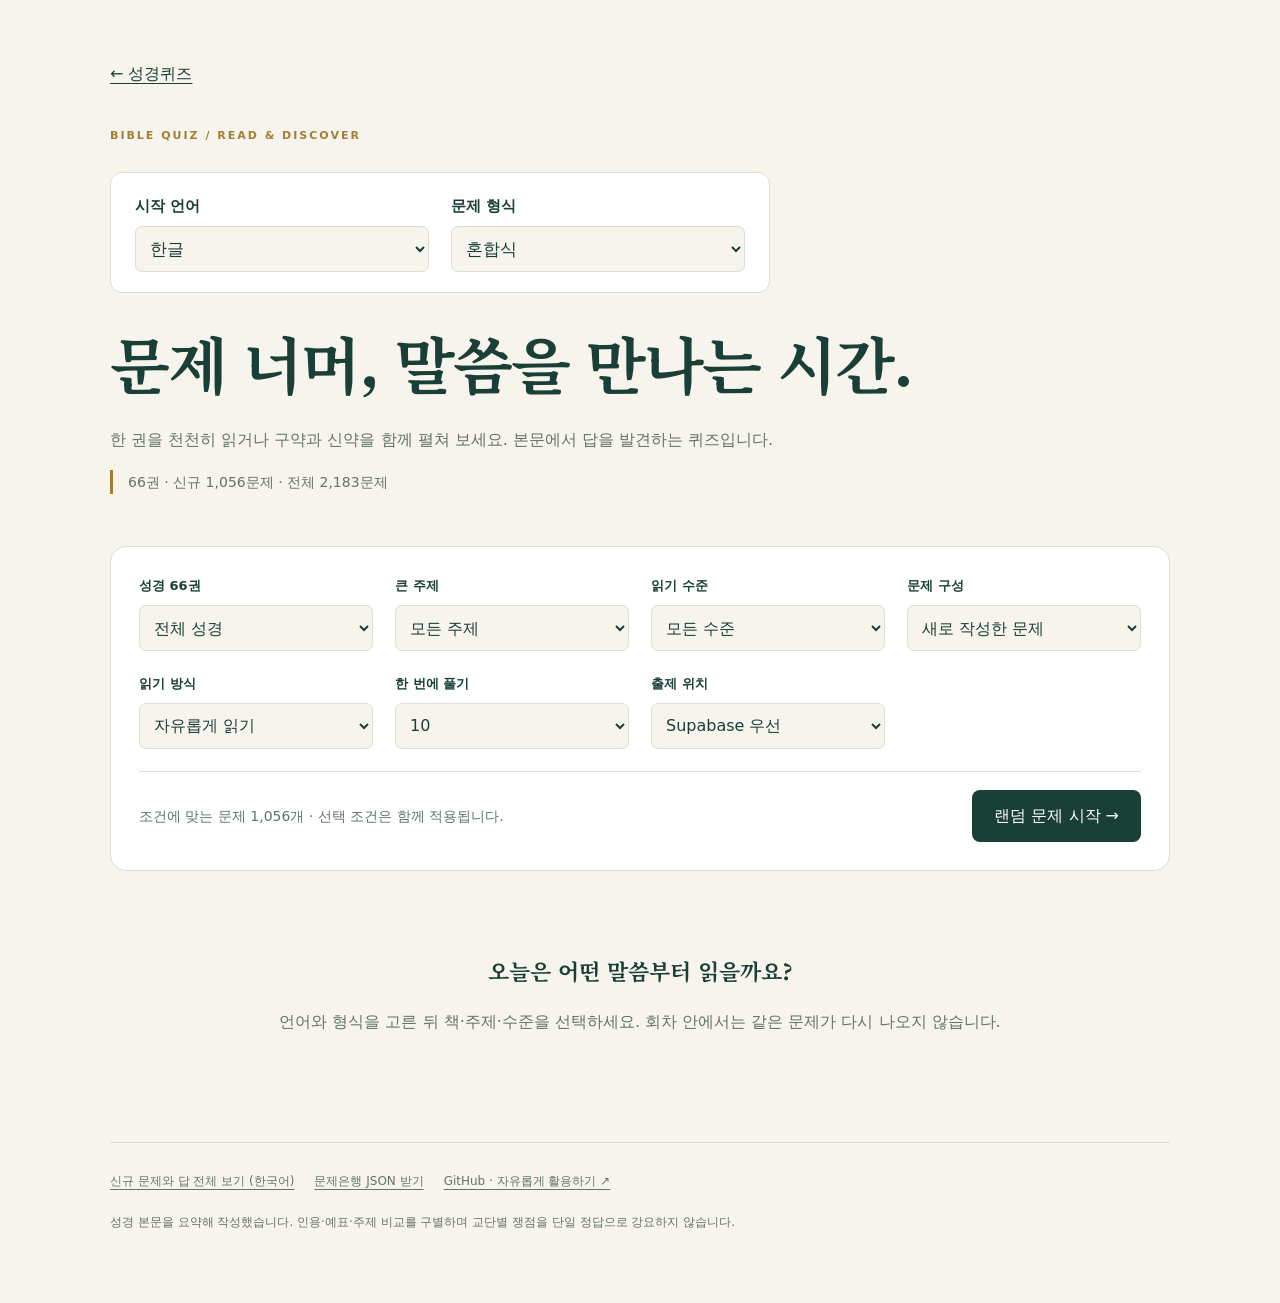
<file: reading-bank.html>
<!doctype html>
<html lang="ko"><head><meta charset="utf-8"><meta name="viewport" content="width=device-width, initial-scale=1"><title>말씀을 잇다 · 성경 읽기 문제은행</title><link rel="stylesheet" href="reading-bank.css"></head>
<body><div class="wrap"><header><a class="back" href="index.html" data-i18n="back">← 성경퀴즈</a><span class="mark">BIBLE QUIZ / READ & DISCOVER</span>
<section class="startup" aria-label="Language and question format">
<div class="field"><label for="language" data-i18n="language">시작 언어</label><select id="language"><option value="ko">한글</option><option value="en">English</option><option value="ms">Bahasa Melayu</option></select></div>
<div class="field"><label for="format" data-i18n="format">문제 형식</label><select id="format"><option value="multiple_choice" data-i18n="multiple_choice">객관식</option><option value="short_answer" data-i18n="short_answer">주관식</option><option value="mixed" selected data-i18n="mixed">혼합식</option></select></div>
</section>
<h1 data-i18n="heading">문제 너머, 말씀을 만나는 시간.</h1><p data-i18n="intro"></p><p id="summary" class="stats"></p></header>
<main><section class="filters" aria-label="Question filters">
<div class="field"><label for="book" data-i18n="book"></label><select id="book"><option value="" data-i18n="allBooks"></option></select></div>
<div class="field"><label for="theme" data-i18n="theme"></label><select id="theme"><option value="" data-i18n="allThemes"></option></select></div>
<div class="field"><label for="difficulty" data-i18n="difficulty"></label><select id="difficulty"><option value="" data-i18n="allLevels"></option><option value="easy" data-i18n="easy"></option><option value="medium" data-i18n="medium"></option><option value="hard" data-i18n="hard"></option></select></div>
<div class="field"><label for="origin" data-i18n="origin"></label><select id="origin"><option value="new" data-i18n="newOnly"></option><option value="" data-i18n="allBank"></option><option value="legacy_curated" data-i18n="legacy"></option></select></div>
<div class="field"><label for="mode" data-i18n="mode"></label><select id="mode"><option value="all" data-i18n="free"></option><option value="mcheyne" data-i18n="mcheyne"></option></select></div>
<div class="field" id="dateField" hidden><label for="date" data-i18n="date"></label><input type="date" id="date"><small data-i18n="leap"></small></div>
<div class="field"><label for="count" data-i18n="count"></label><select id="count"><option value="5">5</option><option value="10" selected>10</option><option value="20">20</option></select></div>
<div class="field"><label for="source" data-i18n="source"></label><select id="source"><option value="online" data-i18n="online"></option><option value="local" data-i18n="local"></option></select></div>
<div class="filter-footer"><p id="pool" role="status"></p><button id="start" class="primary" data-i18n="start"></button></div></section>
<section id="daily" class="daily" hidden><h2 data-i18n="daily"></h2><div id="dailyReadings"></div><p data-i18n="dailyHint"></p></section>
<p id="status" role="status" aria-live="polite"></p><p id="formatNotice" class="hint" hidden data-i18n="mixedNotice"></p>
<section id="card" class="card" hidden aria-label="Current question"><div class="card-top"><span id="badge"></span><span id="progress"></span></div><p id="connection" class="connection"></p><h2 id="prompt" tabindex="-1"></h2><div id="references" class="references"></div><p id="questionHint" class="hint"></p><div id="choices" class="choices"></div><textarea id="thought" rows="3"></textarea><button id="reveal" class="primary" data-i18n="reveal"></button><p id="feedback" role="status" aria-live="polite"></p><div id="answer" class="answer" hidden><p class="eyebrow" data-i18n="answerHeading"></p><h3 id="answerText"></h3><p id="explanation"></p><p id="selfCheck" class="hint" data-i18n="selfCheck"></p></div><button id="next" class="next" hidden data-i18n="next"></button></section>
<section id="empty" class="empty"><h2 data-i18n="emptyTitle"></h2><p data-i18n="emptyHint"></p></section>
<footer><a href="NEW_QUESTIONS_KO.md" data-i18n="downloadQuestions"></a><a href="bank.json" download data-i18n="downloadJSON"></a><a href="https://github.com/juinmanin/bible-quiz-bank" target="_blank" rel="noopener noreferrer" data-i18n="github"></a><p data-i18n="footer"></p><p id="translationNote" data-i18n="translationNote" hidden></p></footer></main></div>
<script src="readingBank.generated.js"></script><script src="reading-bank-core.js"></script><script src="reading-bank-i18n.js"></script><script src="reading-bank-translations.generated.js"></script><script src="reading-bank-config.js"></script><script src="reading-bank-ui.js"></script></body></html>
</file>
<file: reading-bank.css>
@import url('https://fonts.googleapis.com/css2?family=Noto+Serif+KR:wght@500;700&display=swap');
:root{color-scheme:light;--ink:#193f36;--paper:#f6f4ed;--muted:#65736b;--line:#d9dfd4;--gold:#a57e36}*{box-sizing:border-box}body{margin:0;background:var(--paper);color:var(--ink);font:16px/1.75 system-ui,sans-serif}.wrap{max-width:1120px;margin:auto;padding:38px 30px}header{padding:22px 0 38px;position:relative}h1,h2,h3{font-family:'Noto Serif KR',Georgia,serif}h1{font-size:clamp(34px,5vw,62px);letter-spacing:-2px;line-height:1.3;margin:30px 0 22px}header p{color:var(--muted)}.back{display:block;margin-bottom:32px}.mark,.eyebrow{font-size:11px;letter-spacing:2px;color:var(--gold);font-weight:700}.stats{font-size:14px;border-left:3px solid var(--gold);padding-left:15px}a{color:inherit;text-underline-offset:4px}button,input,select,textarea{font:inherit}button{cursor:pointer;border:0;border-radius:8px;padding:12px 22px}button:disabled{opacity:.5;cursor:wait}.primary{background:var(--ink);color:#fff}.filters{display:grid;grid-template-columns:repeat(4,minmax(0,1fr));gap:22px;padding:28px;background:#fff;border:1px solid var(--line);border-radius:16px}.field label{display:block;font-size:13px;font-weight:700;margin-bottom:7px}.field select,.field input{width:100%;border:1px solid var(--line);background:var(--paper);color:var(--ink);padding:10px;border-radius:7px;min-height:46px}.field small{font-size:11px;color:var(--muted)}.filter-footer{grid-column:1/-1;display:flex;justify-content:space-between;align-items:center;border-top:1px solid var(--line);padding-top:18px;gap:15px}#pool,#status{font-size:14px;color:var(--muted)}.daily{padding:22px 28px;border-bottom:1px solid var(--line)}.daily h2{font-size:19px}.daily a{display:inline-block;margin-right:20px}.daily p{font-size:13px;color:var(--muted)}.card{background:#fff;padding:38px 44px;border-radius:16px;border:1px solid var(--line);box-shadow:0 10px 30px #193f3606}.card-top{display:flex;justify-content:space-between;font-size:13px;color:var(--muted)}.connection{color:var(--gold);font-size:12px}.card h2{font-size:clamp(22px,3vw,30px);line-height:1.7;margin:18px 0}.references{display:flex;gap:10px;flex-wrap:wrap}.references a{background:#edf3ed;padding:5px 12px;border-radius:5px;font-size:13px}.hint{color:var(--muted);font-size:13px}textarea{width:100%;border:1px solid var(--line);border-radius:8px;resize:vertical;margin:10px 0 20px;padding:12px;color:var(--ink)}.choices{display:grid;grid-template-columns:1fr 1fr;gap:10px;margin:16px 0}.choices:empty{display:none}.choices button{background:var(--paper);border:1px solid var(--line);text-align:left}.choices button[aria-pressed=true]{border-color:var(--ink);background:#e2eee4}.answer{border-top:1px solid var(--line);margin-top:25px;padding-top:20px}.answer h3{font-size:23px}.next{display:block;margin:20px 0 0 auto;background:#edf3ed;color:var(--ink)}[hidden]{display:none!important}.empty{text-align:center;padding:48px 20px;color:var(--muted)}.empty h2{font-size:22px;color:var(--ink)}footer{margin-top:42px;border-top:1px solid var(--line);padding:20px 0;font-size:12px;color:var(--muted)}footer a{display:inline-block;margin:8px 20px 8px 0}button:focus-visible,a:focus-visible,select:focus-visible,textarea:focus-visible{outline:3px solid var(--gold);outline-offset:3px}@media(max-width:700px){.wrap{padding:20px 16px}.filters{grid-template-columns:1fr 1fr;padding:20px;gap:14px}.card{padding:24px}.choices{grid-template-columns:1fr}.filter-footer{align-items:stretch;flex-direction:column}header{padding-top:10px}.back{margin-bottom:24px}}
.startup{display:grid;grid-template-columns:1fr 1fr;gap:22px;max-width:660px;margin:24px 0;padding:20px 24px;background:#fff;border:1px solid var(--line);border-radius:12px}.startup label{font-size:15px}.startup select{font-size:17px}#feedback{font-size:14px;font-weight:600}.choices button:disabled{cursor:default;opacity:1}html[lang=en] h1,html[lang=ms] h1{letter-spacing:-1px}@media(max-width:420px){.startup{grid-template-columns:1fr;gap:12px;padding:16px}}
</file>
